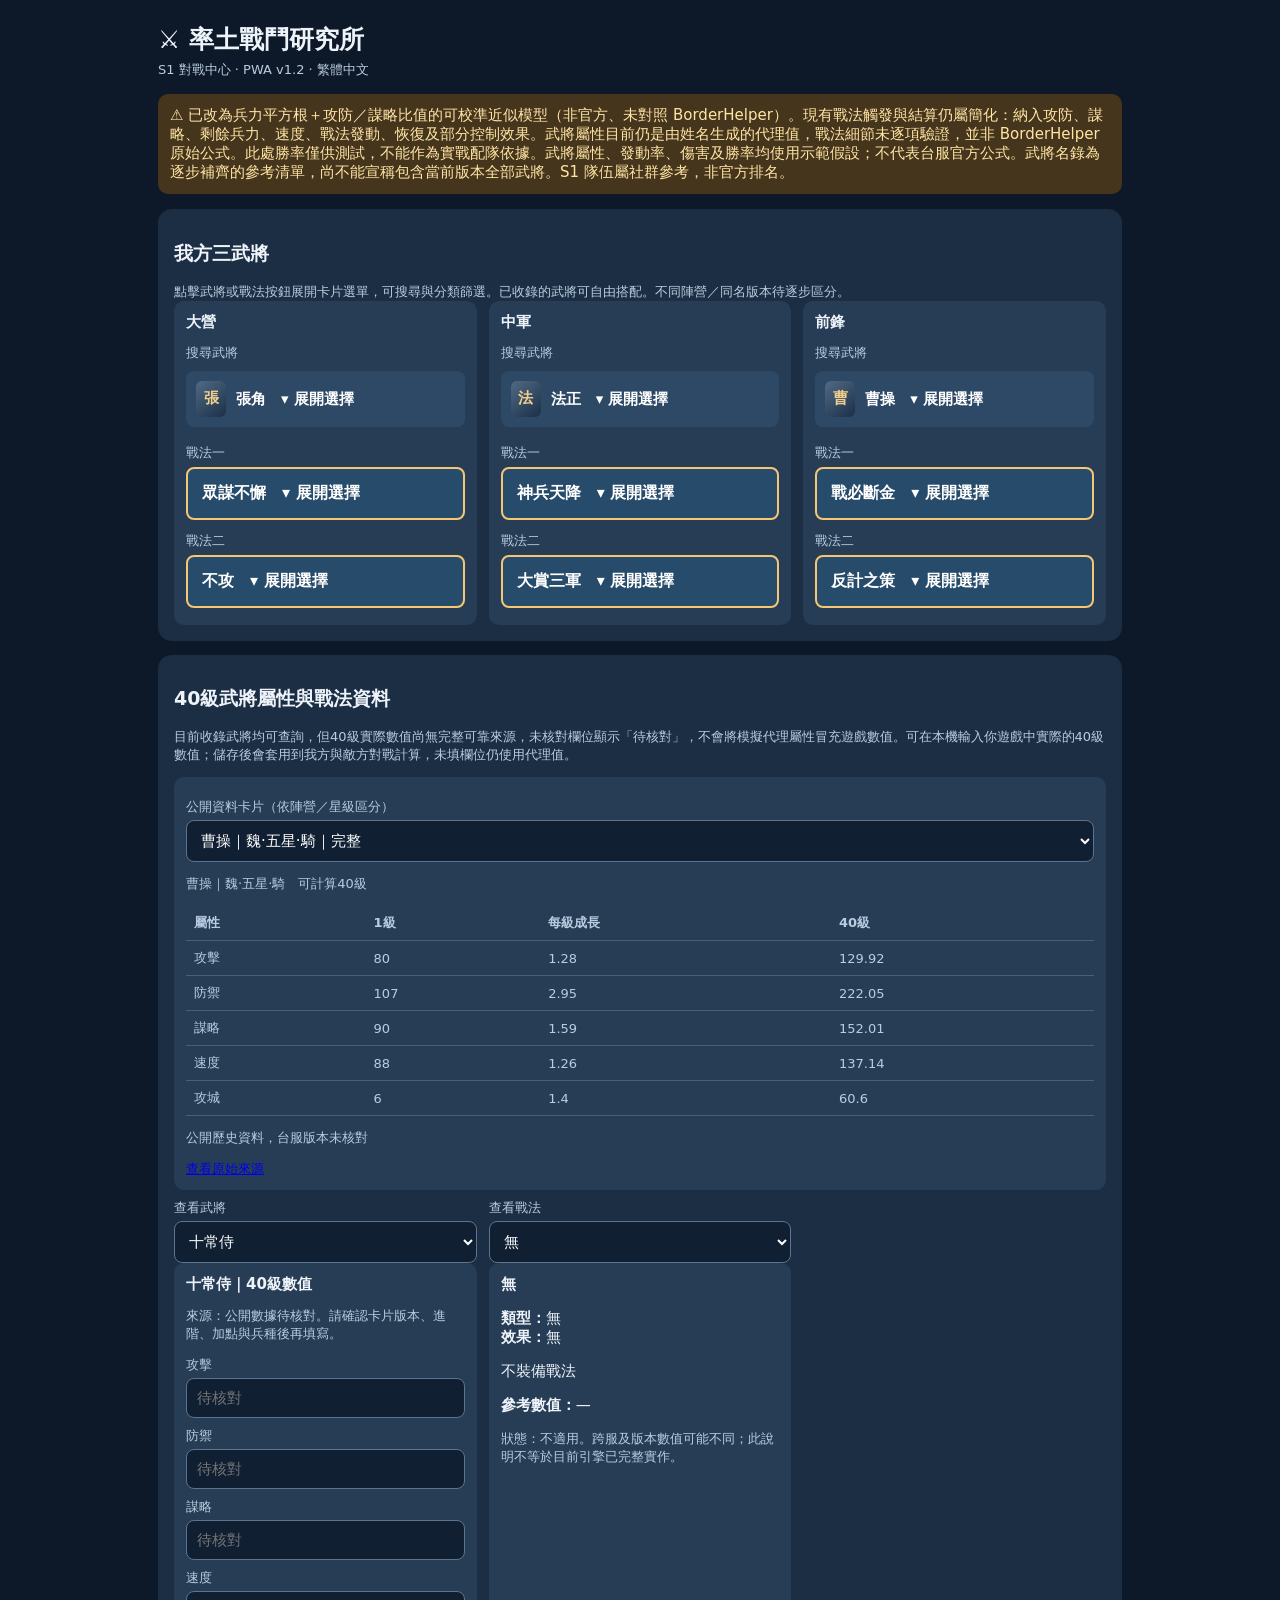
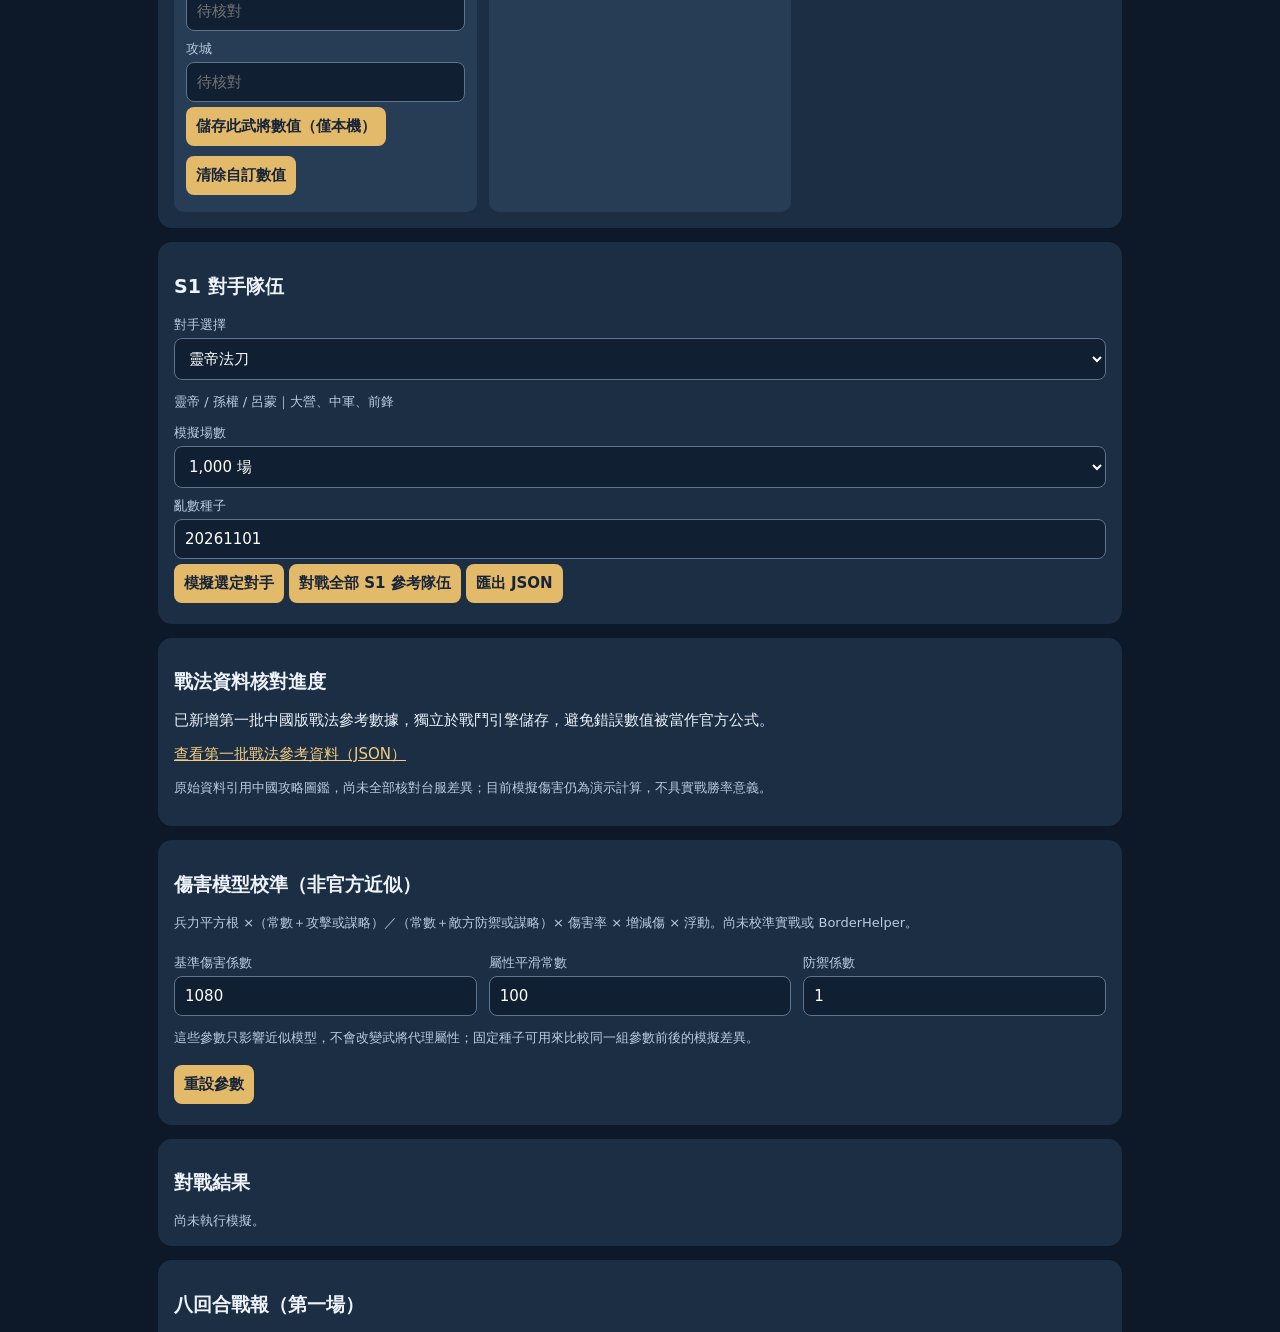
<file: index.html>
<!doctype html><html lang="zh-Hant"><meta charset="utf-8"><meta name="viewport" content="width=device-width,initial-scale=1"><title>率土戰鬥研究所</title><meta http-equiv="refresh" content="0;url=./stzb-pwa/"><body><a href="./stzb-pwa/">開啟率土戰鬥研究所</a></body></html>
</file>
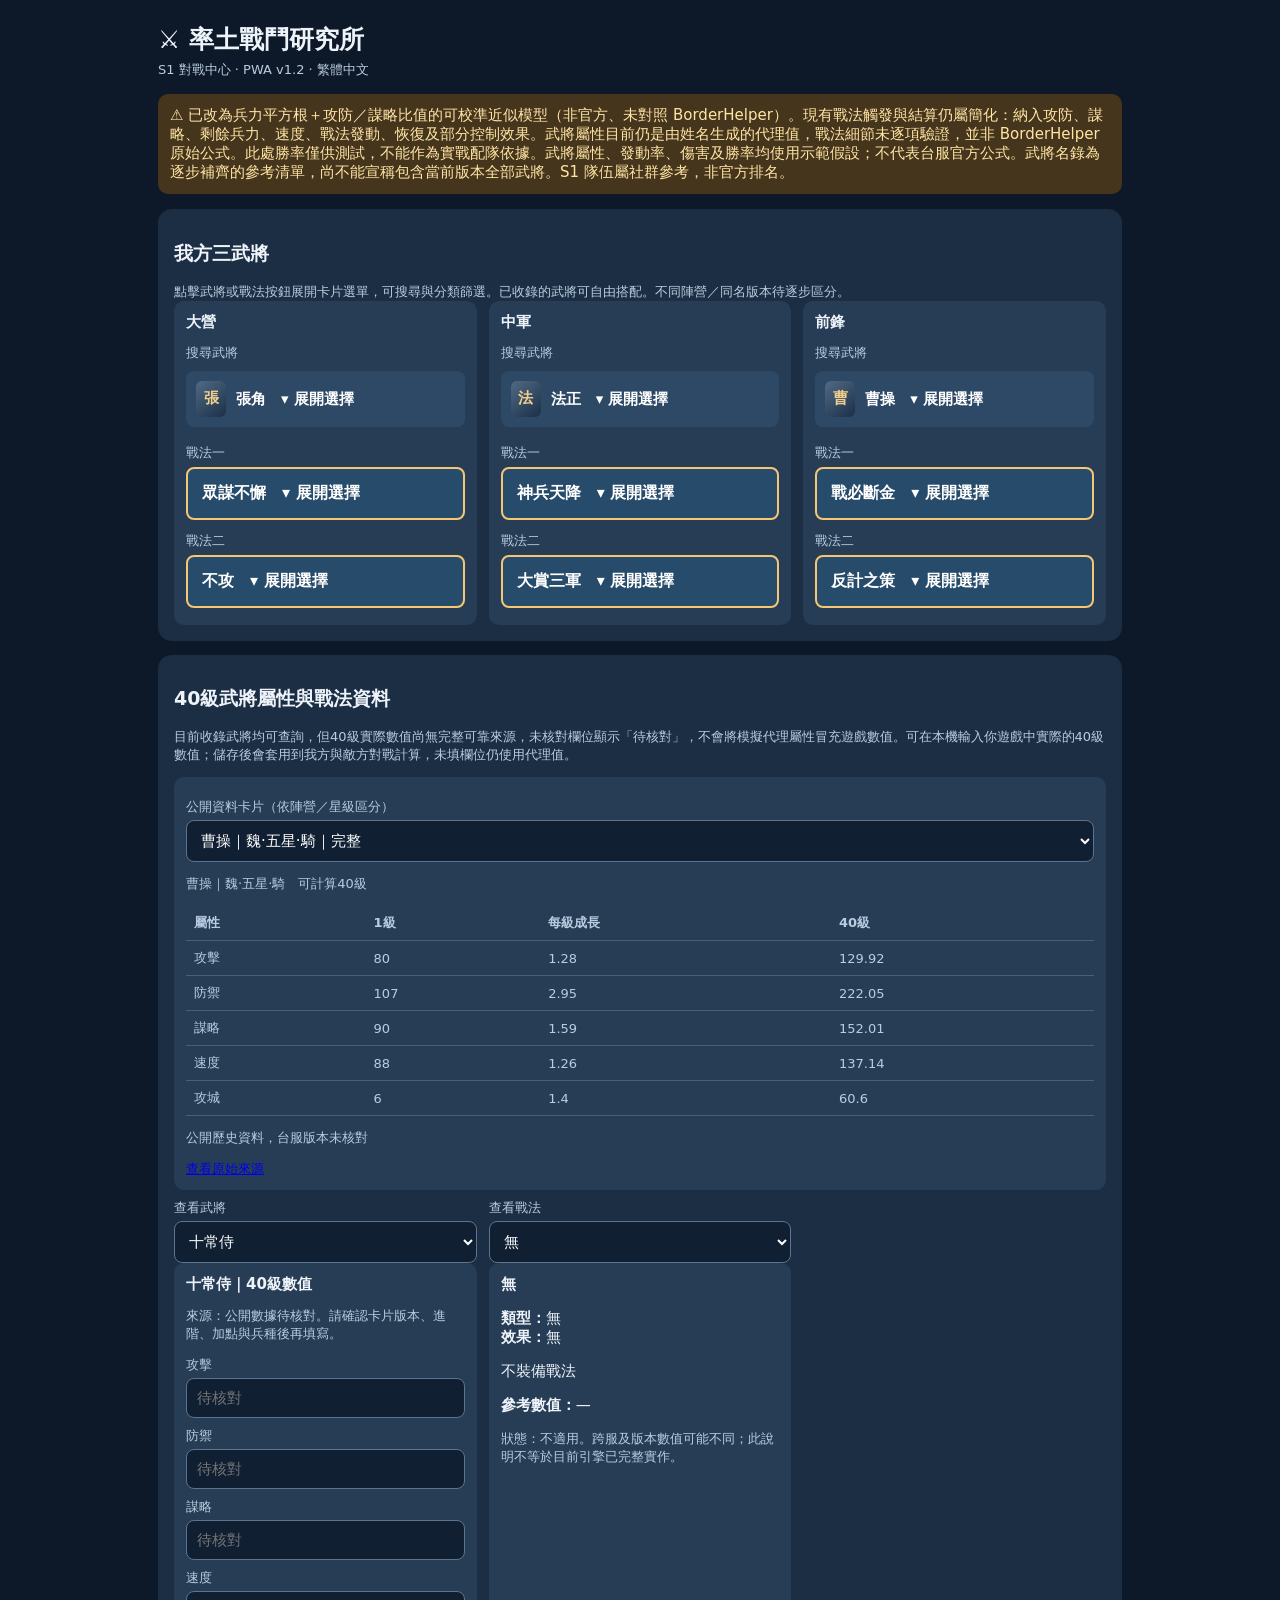
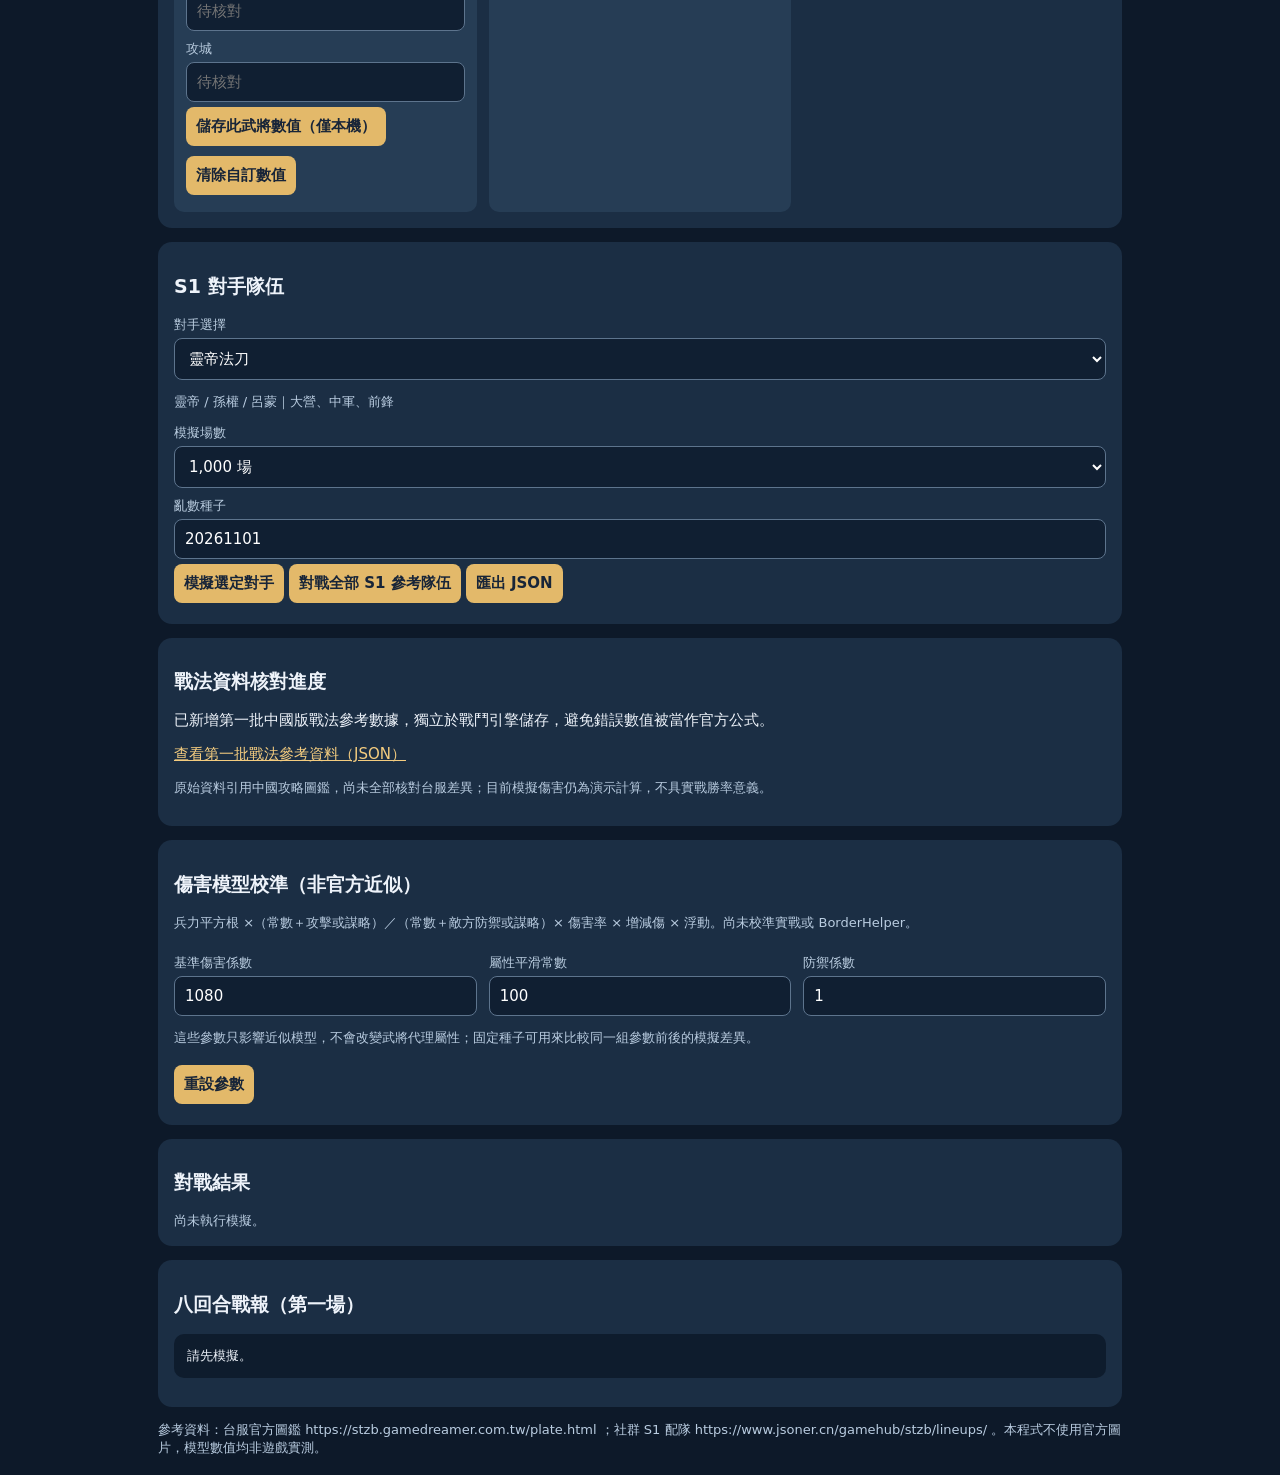
<file: stzb-pwa/index.html>
<!doctype html><html lang="zh-Hant"><head><meta charset="utf-8"><meta name="viewport" content="width=device-width,initial-scale=1"><meta name="theme-color" content="#182b43"><link rel="manifest" href="./manifest.webmanifest"><link rel="icon" href="./icon.svg"><title>率土戰鬥研究所 S1</title><style>
*{box-sizing:border-box}body{margin:0;background:#0d1929;color:#eef3fa;font:15px system-ui,'Noto Sans TC',sans-serif}main{max-width:1000px;margin:auto;padding:18px}h1{font-size:25px;margin:5px 0}h2{font-size:19px}section{background:#1b2e44;padding:16px;border-radius:14px;margin:14px 0}label{display:block;color:#b9ccdf;font-size:13px;margin:9px 0 4px}select,input,button{padding:10px;border-radius:8px;border:1px solid #5d748d;font:inherit}select,input{width:100%;background:#101f32;color:white}button{background:#e3b96a;color:#182538;border:0;font-weight:700;cursor:pointer;margin:5px 5px 5px 0}.grid{display:grid;grid-template-columns:repeat(3,minmax(0,1fr));gap:12px}.unit{background:#263d55;border-radius:10px;padding:12px}.muted{color:#b9cce0;font-size:13px}.warn{background:#46351d;padding:12px;border-radius:10px;color:#ffe5a4}.stats{display:flex;flex-wrap:wrap;gap:12px}.stat{background:#29445e;border-radius:9px;padding:12px;min-width:130px}.stat strong{display:block;font-size:22px}pre{white-space:pre-wrap;background:#0e1c2d;padding:13px;border-radius:10px;max-height:600px;overflow:auto;font-size:13px}table{width:100%;border-collapse:collapse;font-size:13px}td,th{padding:8px;border-bottom:1px solid #466078;text-align:left}small{color:#c9d6e2}@media(max-width:720px){.grid{grid-template-columns:1fr}h1{font-size:22px}}</style><style>.heroPick{background:#2d4965;color:white;width:100%;text-align:left}.heroOverlay{position:fixed;inset:0;background:#07101ce8;z-index:99;display:none;padding:15px;overflow:auto}.heroPanel{max-width:780px;margin:auto;background:#1b2e44;padding:16px;border-radius:15px}.heroCards{display:grid;grid-template-columns:repeat(auto-fill,minmax(105px,1fr));gap:9px;max-height:65vh;overflow:auto}.heroCard{display:flex;flex-direction:column;align-items:center;gap:7px;background:#29415b;color:#fff;border:1px solid #5c7794}.heroFace{display:grid;place-items:center;background:linear-gradient(140deg,#506a86,#1c3047);color:#f3cf8d;width:70px;height:80px;font-size:25px;border-radius:6px}.heroPick .heroFace{display:inline-grid;width:30px;height:36px;font-size:15px;margin-right:10px}.heroTabs{display:flex;flex-wrap:wrap;gap:4px}.heroTabs button{background:#304b68;color:white}.heroTabs .on{background:#e3b96a;color:#182538}</style><style>#team select[id^="t"],#customEnemyTeam select[id^="et"]{display:none!important}.tacticPick{display:block!important;border:2px solid #f4c675!important;padding:14px!important;font-size:16px!important;background:#274b6b!important;color:#fff!important}#team .unit label{margin-top:12px}</style><script src="./battle-engine.js"></script><script src="./reference-data.js"></script></head><body><main><h1>⚔️ 率土戰鬥研究所</h1><div class="muted">S1 對戰中心 · PWA v1.2 · 繁體中文</div><p class="warn">⚠️ 已改為兵力平方根＋攻防／謀略比值的可校準近似模型（非官方、未對照 BorderHelper）。現有戰法觸發與結算仍屬簡化：納入攻防、謀略、剩餘兵力、速度、戰法發動、恢復及部分控制效果。武將屬性目前仍是由姓名生成的代理值，戰法細節未逐項驗證，並非 BorderHelper 原始公式。此處勝率僅供測試，不能作為實戰配隊依據。武將屬性、發動率、傷害及勝率均使用示範假設；不代表台服官方公式。武將名錄為逐步補齊的參考清單，尚不能宣稱包含當前版本全部武將。S1 隊伍屬社群參考，非官方排名。</p>
<section><h2>我方三武將</h2><div class="muted">點擊武將或戰法按鈕展開卡片選單，可搜尋與分類篩選。已收錄的武將可自由搭配。不同陣營／同名版本待逐步區分。</div><div class="grid" id="team"></div></section>
<section><h2>40級武將屬性與戰法資料</h2><p class="muted">目前收錄武將均可查詢，但40級實際數值尚無完整可靠來源，未核對欄位顯示「待核對」，不會將模擬代理屬性冒充遊戲數值。可在本機輸入你遊戲中實際的40級數值；儲存後會套用到我方與敵方對戰計算，未填欄位仍使用代理值。</p><div class="unit"><label>公開資料卡片（依陣營／星級區分）</label><select id="publicCard"></select><div id="publicCardInfo" class="muted"></div></div><div class="grid"><div><label>查看武將</label><select id="statHero"></select></div><div><label>查看戰法</label><select id="statTactic"></select></div></div><div class="grid"><div class="unit" id="heroStatDetails"></div><div class="unit" id="tacticStatDetails"></div></div></section><section><h2>S1 對手隊伍</h2><label>對手選擇</label><select id="enemy"></select><p class="muted" id="enemyinfo"></p><div id="customEnemyWrap" hidden><h3>自訂敵軍：大營／中軍／前鋒</h3><p class="muted">點擊卡片選武將與戰法，使用與我方相同的圖像式選單。</p><div class="grid" id="customEnemyTeam"></div></div><label>模擬場數</label><select id="runs"><option value="1">1 場</option><option value="100">100 場</option><option value="1000" selected>1,000 場</option></select><label>亂數種子</label><input id="seed" type="number" value="20261101"><button id="run">模擬選定對手</button><button id="all">對戰全部 S1 參考隊伍</button><button id="export">匯出 JSON</button></section>
<section><h2>戰法資料核對進度</h2><p>已新增第一批中國版戰法參考數據，獨立於戰鬥引擎儲存，避免錯誤數值被當作官方公式。</p><p><a style="color:#f4cc7f" href="./tactic-reference-batch1.json" target="_blank" rel="noopener">查看第一批戰法參考資料（JSON）</a></p><p class="muted">原始資料引用中國攻略圖鑑，尚未全部核對台服差異；目前模擬傷害仍為演示計算，不具實戰勝率意義。</p></section><section><h2>傷害模型校準（非官方近似）</h2><p class="muted">兵力平方根 ×（常數＋攻擊或謀略）／（常數＋敵方防禦或謀略）× 傷害率 × 增減傷 × 浮動。尚未校準實戰或 BorderHelper。</p><div class="grid"><div><label for="calBase">基準傷害係數</label><input id="calBase" type="number" min="100" max="5000" step="10" value="1080"></div><div><label for="calOffset">屬性平滑常數</label><input id="calOffset" type="number" min="1" max="1000" value="100"></div><div><label for="calDef">防禦係數</label><input id="calDef" type="number" min="0.1" max="5" step="0.05" value="1"></div></div><p class="muted">這些參數只影響近似模型，不會改變武將代理屬性；固定種子可用來比較同一組參數前後的模擬差異。</p><button type="button" id="resetCalibration">重設參數</button></section><section><h2>對戰結果</h2><div id="results" class="muted">尚未執行模擬。</div></section><section><h2>八回合戰報（第一場）</h2><pre id="report">請先模擬。</pre></section>
<footer class="muted">參考資料：台服官方圖鑑 https://stzb.gamedreamer.com.tw/plate.html ；社群 S1 配隊 https://www.jsoner.cn/gamehub/stzb/lineups/ 。本程式不使用官方圖片，模型數值均非遊戲實測。</footer></main><script>
'use strict';
const names='夏侯惇XP,獻帝,十常侍,呂布,蔡文姬,貂蟬,袁紹,盧植,張角,董卓,賈詡,馬超,甄洛,劉備,諸葛亮,趙雲,張飛,曹操,荀彧,曹丕,關羽,張遼,王異,張春華,孫權,周瑜,周姬,孫堅,甘寧,呂蒙,孫尚香,何太后,王美人,皇甫嵩,朱儁,張奐,鮑信,董姬,嚴氏,法正,太史慈,靈帝,黃月英,陸遜,周泰,陸抗,祝融夫人,馬雲祿,郭嘉,張寧,張梁,司馬懿,龐統,姜維,黃忠,馬岱,馬良,魏延,曹純,張繡,木鹿大王,卞夫人,郝昭,張機,陳宮,沮授,公孫瓚,高順,張郃,許褚,典韋,徐晃,夏侯惇,夏侯淵,郭皇后,大喬,小喬,魯肅,程普,呂蒙,孫策,凌統,周瑜,朱然,孫魯班,陳到,關銀屏,徐庶,馬謖,張任,顏良,文醜,田豐,華雄,李儒,華佗,于吉,左慈,張寶'.split(',').filter((x,i,a)=>a.indexOf(x)===i).sort((a,b)=>a.localeCompare(b,'zh-Hant'));
const tactics='無,戰必斷金,不攻,反計之策,三軍之眾,大賞三軍,神兵天降,眾謀不懈,渾水摸魚,避其鋒芒,楚歌四起,十面埋伏,道行險阻,掎角之勢,重整旗鼓,步步為營,妖術,先驅突擊,健卒不殆,壘實迎擊,兼弱攻昧,河內世澤,桃園結義,回馬,始計,絕水遏敵,大火,伐謀,長兵方陣,攻其不備'.split(',');
const opponents=[
{name:'靈帝法刀',g:['靈帝','孫權','呂蒙'],t:[['道行險阻','兼弱攻昧'],['神兵天降','大賞三軍'],['反計之策','掎角之勢']]},
{name:'蜀步續航',g:['黃月英','劉備','趙雲'],t:[['重整旗鼓','避其鋒芒'],['步步為營','妖術'],['健卒不殆','壘實迎擊']]},
{name:'吳弓都督',g:['周瑜','陸遜','呂蒙'],t:[['楚歌四起','十面埋伏'],['渾水摸魚','大火'],['反計之策','掎角之勢']]},
{name:'靈帝孫權朱儁',g:['靈帝','孫權','朱儁'],t:[['伐謀','掎角之勢'],['神兵天降','大賞三軍'],['戰必斷金','道行險阻']]},
{name:'甄洛陸抗周泰',g:['甄洛','陸抗','周泰'],t:[['河內世澤','三軍之眾'],['桃園結義','反計之策'],['壘實迎擊','回馬']]},
{name:'十常侍甄洛祝融',g:['十常侍','甄洛','祝融夫人'],t:[['道行險阻','河內世澤'],['大賞三軍','反計之策'],['先驅突擊','健卒不殆']]},
{name:'靈帝呂蒙何太后',g:['靈帝','呂蒙','何太后'],t:[['道行險阻','兼弱攻昧'],['反計之策','掎角之勢'],['神兵天降','大賞三軍']]}
];
const $=s=>document.querySelector(s);const escape=s=>String(s).replace(/[&<>"']/g,c=>({'&':'&amp;','<':'&lt;','>':'&gt;','"':'&quot;',"'":'&#39;'}[c]));const opt=(a,v)=>a.map(x=>'<option '+(x===v?'selected':'')+'>'+escape(x)+'</option>').join('');

// 40級武將數值：預設未知；僅接受使用者在本機手動核實後輸入的資料。
const ref=window.STZBReference;
const statFields=[['attack','攻擊'],['defense','防禦'],['strategy','謀略'],['speed','速度'],['siege','攻城']];
function storedHeroStats(){try{return JSON.parse(localStorage.getItem('stzbLevel40Verified')||'{}')}catch{return {}}}
function showHeroStats(){
 const n=$('#statHero').value,v=storedHeroStats()[n]||{},base=ref.heroes[n]||{};
 $('#heroStatDetails').innerHTML='<strong>'+escape(n)+'｜40級數值</strong><p class="muted">來源：'+(v.saved?'使用者本機輸入（未經外部核實）':(base.initial?'公開歷史資料自動換算（台服待核對）':'公開數據待核對'))+'。請確認卡片版本、進階、加點與兵種後再填寫。</p>'+statFields.map(([key,label])=>'<label>'+label+'</label><input type="number" min="0" max="2000" step="0.01" data-stat="'+key+'" placeholder="待核對" value="'+escape(v[key]??base[key]??'')+'">').join('')+'<button id="saveHeroStat" type="button">儲存此武將數值（僅本機）</button><button id="clearHeroStat" type="button">清除自訂數值</button>';
 $('#saveHeroStat').onclick=()=>{const all=storedHeroStats(),values={saved:true};for(const [key] of statFields){const str=$('#heroStatDetails [data-stat="'+key+'"]').value.trim();if(str!==''){const val=Number(str);if(!Number.isFinite(val)||val<0||val>2000){alert('數值必須在0至2000之間');return}values[key]=val}}all[n]=values;try{localStorage.setItem('stzbLevel40Verified',JSON.stringify(all));showHeroStats()}catch{alert('本機儲存失敗')}};
 $('#clearHeroStat').onclick=()=>{const all=storedHeroStats();delete all[n];localStorage.setItem('stzbLevel40Verified',JSON.stringify(all));showHeroStats()};
}
function showTacticStats(){
 const n=$('#statTactic').value,v=ref.tactics[n];
 $('#tacticStatDetails').innerHTML='<strong>'+escape(n)+'</strong><p><b>類型：</b>'+escape(v.type)+'<br><b>效果：</b>'+escape(v.effect)+'</p><p>'+escape(v.description)+'</p><p><b>參考數值：</b>'+escape(v.numbers??'待核對')+'</p><p class="muted">狀態：'+escape(v.status)+'。跨服及版本數值可能不同；此說明不等於目前引擎已完整實作。</p>';
}
function showPublicCard(){const card=ref.cardCatalog[Number($('#publicCard').value)];if(!card)return;const labels={attack:'攻擊',defense:'防禦',strategy:'謀略',speed:'速度',siege:'攻城'};const rows=Object.keys(labels).map(key=>'<tr><td>'+labels[key]+'</td><td>'+(card.initial?.[key]??'待補')+'</td><td>'+(card.growth?.[key]??'待補')+'</td><td>'+(card.complete?ref.calculateAtLevel(card,40)[key]:'待補')+'</td></tr>').join('');$('#publicCardInfo').innerHTML='<p>'+escape(card.name+'｜'+card.variant)+'　'+(card.complete?'可計算40級':'資料尚不完整')+'</p><table><thead><tr><th>屬性</th><th>1級</th><th>每級成長</th><th>40級</th></tr></thead><tbody>'+rows+'</tbody></table><p>'+escape(card.status)+'</p><a href="'+escape(card.source)+'" target="_blank" rel="noopener">查看原始來源</a>';}
$('#publicCard').innerHTML=ref.cardCatalog.map((card,i)=>'<option value="'+i+'">'+escape(card.name+'｜'+card.variant+(card.complete?'｜完整':'｜待補'))+'</option>').join('');$('#publicCard').onchange=showPublicCard;showPublicCard();
$('#statHero').innerHTML=names.map(n=>'<option>'+escape(n)+'</option>').join('');
$('#statTactic').innerHTML=tactics.map(n=>'<option>'+escape(n)+'</option>').join('');
$('#statHero').onchange=showHeroStats;$('#statTactic').onchange=showTacticStats;showHeroStats();showTacticStats();

const defaults=[['張角','眾謀不懈','不攻'],['法正','神兵天降','大賞三軍'],['曹操','戰必斷金','反計之策']];
$('#team').innerHTML=defaults.map((d,i)=>'<div class="unit"><strong>'+['大營','中軍','前鋒'][i]+'</strong><label>搜尋武將</label><input list="heroes" id="g'+i+'" value="'+d[0]+'"><label>戰法一</label><select id="t'+i+'a">'+opt(tactics,d[1])+'</select><label>戰法二</label><select id="t'+i+'b">'+opt(tactics,d[2])+'</select></div>').join('');
const dl=document.createElement('datalist');dl.id='heroes';dl.innerHTML=names.map(x=>'<option value="'+escape(x)+'"></option>').join('');document.body.append(dl);
$('#enemy').innerHTML=opponents.map((o,i)=>'<option value="'+i+'">'+o.name+'</option>').join('')+'<option value="custom">✦ 自訂對手（三武將＋戰法）</option>';
const customDefaults=[['靈帝','道行險阻','兼弱攻昧'],['孫權','神兵天降','大賞三軍'],['呂蒙','反計之策','掎角之勢']];
$('#customEnemyTeam').innerHTML=customDefaults.map((d,i)=>'<div class="unit"><strong>'+['敵軍大營','敵軍中軍','敵軍前鋒'][i]+'</strong><label>敵軍武將</label><input id="eg'+i+'" value="'+d[0]+'"><label>戰法一</label><select id="et'+i+'a">'+opt(tactics,d[1])+'</select><label>戰法二</label><select id="et'+i+'b">'+opt(tactics,d[2])+'</select></div>').join('');
$('#enemy').onchange=()=>{const custom=$('#enemy').value==='custom';$('#customEnemyWrap').hidden=!custom;$('#enemyinfo').textContent=custom?'自行配置敵軍武將與兩個戰法；下方「模擬選定對手」會使用這隊。':opponents[+$('#enemy').value].g.join(' / ')+'｜大營、中軍、前鋒'};
$('#enemy').onchange();
function rng(seed){return()=>{seed=(Math.imul(1664525,seed)+1013904223)>>>0;return seed/4294967296}}
function model(team,op,r,verbose){const auto=Object.fromEntries(Object.entries(window.STZBReference.heroes).filter(([n,h])=>h.initial&&h.growth).map(([n,h])=>[n,{attack:h.attack,defense:h.defense,strategy:h.strategy,speed:h.speed,siege:h.siege}]));return window.BattleEngine.simulate(team,op,r,verbose,{base:+$('#calBase').value,offset:+$('#calOffset').value,defenseFactor:+$('#calDef').value,heroStats:{...auto,...storedHeroStats()}})}
$('#resetCalibration').onclick=()=>{$('#calBase').value=1080;$('#calOffset').value=100;$('#calDef').value=1};let latest=null;function teamNow(){let t=defaults.map((_,i)=>({name:$('#g'+i).value.trim(),tactics:[$('#t'+i+'a').value,$('#t'+i+'b').value]}));if(t.some(x=>!names.includes(x.name)))throw Error('請從已收錄武將名錄選擇有效武將');if(new Set(t.map(x=>x.name)).size!==3)throw Error('三名武將不可重複');return t}
function customOpponent(){const units=customDefaults.map((_,i)=>({name:$('#eg'+i).value.trim(),tactics:[$('#et'+i+'a').value,$('#et'+i+'b').value]}));if(units.some(u=>!names.includes(u.name)))throw Error('自訂敵方請從已收錄武將中選擇');if(new Set(units.map(u=>u.name)).size!==3)throw Error('敵方三名武將不可重複');return {name:'自訂對手',g:units.map(u=>u.name),t:units.map(u=>u.tactics)}}
function calculate(all){let team,custom=null;try{team=teamNow();if(!all&&$('#enemy').value==='custom')custom=customOpponent()}catch(e){alert(e.message);return}let n=+$('#runs').value,seed=Number($('#seed').value)||1,targets=all?opponents:[custom||opponents[+$('#enemy').value]],records=[];for(let j=0;j<targets.length;j++){let o=targets[j],r=rng(seed+j*100003),wins=0,draws=0,dmg=0,remain=0,first=null;for(let k=0;k<n;k++){let x=model(team,o,r,k===0);if(!first)first=x;wins+=x.win?1:0;draws+=x.draw?1:0;dmg+=x.ownDamage;remain+=x.ownHp}records.push({name:o.name,enemy:o.g,enemyTactics:o.t,winRate:wins/n,drawRate:draws/n,meanDamage:Math.round(dmg/n),meanRemaining:Math.round(remain/n),first})}
latest={version:'1.0-user-level40-stats',calibration:{base:+$('#calBase').value,offset:+$('#calOffset').value,defenseFactor:+$('#calDef').value},heroStatsSource:'本機手動輸入40級屬性，未填欄位回退代理值；未核對實際遊戲數據',disclaimer:'全部傷害與勝率為未經驗證的示範模型，戰法標籤不等於實際模擬效果，不可視為台服真實勝率',team,seed,runs:n,records};$('#results').innerHTML='<div class="muted">下列勝率只反映示範引擎，不代表遊戲實戰。</div><table><thead><tr><th>對手</th><th>模型勝率*</th><th>平均傷害</th><th>剩餘兵力</th></tr></thead><tbody>'+records.map(x=>'<tr><td>'+escape(x.name)+'</td><td>'+Math.round(x.winRate*100)+'%</td><td>'+x.meanDamage+'</td><td>'+x.meanRemaining+'</td></tr>').join('')+'</tbody></table><small>*示範模型：以八回合後雙方剩餘兵力比較，不是遊戲實際勝負判定。</small>';$('#report').textContent=records[0].first.log.join('\n')+'\n\n我方剩餘：'+records[0].first.ownHp+'；敵方剩餘：'+records[0].first.enemyHp;}
$('#run').onclick=()=>calculate(false);$('#all').onclick=()=>calculate(true);$('#export').onclick=()=>{if(!latest){alert('請先執行模擬');return}let u=URL.createObjectURL(new Blob([JSON.stringify(latest,null,2)],{type:'application/json'})),a=document.createElement('a');a.href=u;a.download='stzb-s1-experimental-report.json';a.click();setTimeout(()=>URL.revokeObjectURL(u),1000)};
if('serviceWorker'in navigator)navigator.serviceWorker.register('./sw.js').catch(()=>{});
</script><script>
(function(){
const factions={魏:'夏侯惇XP 曹操 曹丕 曹純 夏侯惇 夏侯淵 郭嘉 荀彧 司馬懿 張遼 張春華 王異 典韋 許褚 徐晃 張郃 卞夫人 郝昭',蜀:'劉備 諸葛亮 趙雲 張飛 關羽 黃月英 龐統 姜維 黃忠 馬岱 馬良 魏延 徐庶 關銀屏 法正 馬雲祿',吳:'孫權 周瑜 孫堅 甘寧 呂蒙 孫尚香 陸遜 周泰 陸抗 大喬 小喬 魯肅 程普 孫策 凌統 朱然 太史慈',群:'呂布 貂蟬 袁紹 張角 董卓 賈詡 張寧 張梁 張寶 公孫瓚 沮授 田豐 顏良 文醜 華雄 李儒 陳宮 高順 張繡 木鹿大王 祝融夫人',漢:'靈帝 獻帝 十常侍 蔡文姬 何太后 皇甫嵩 朱儁 盧植 張機'};
const faction=n=>Object.keys(factions).find(k=>factions[k].split(' ').includes(n))||'其他';
const modal=document.createElement('div');modal.className='heroOverlay';modal.innerHTML='<div class="heroPanel"><h2>選擇武將 <button id="closeHero" style="float:right">關閉 ✕</button></h2><input id="findHero" placeholder="搜尋武將名稱"><div class="heroTabs" id="heroTabs"></div><div class="heroCards" id="heroCards"></div><p class="muted">卡面圖片待確認來源及使用授權，可自行為武將上傳遊戲截圖作為本機卡面；圖片僅儲存在此瀏覽器，不會上傳 GitHub。目前先試接中國攻略站可核對的夏侯惇XP（節氣畫像）參考圖，可能因來源防盜鏈而無法顯示；其他武將仍待逐一對照。圖片著作權屬原權利人。<input type="file" id="heroPhoto" accept="image/*" style="display:none"><button id="uploadHeroPhoto" type="button">為選中武將加入照片</button><span id="photoStatus"></span></p></div>';document.body.append(modal);
let slot=0,group='全部',selectedHero='張角';const externalPortraits={'夏侯惇XP':'https://media.9game.cn/gamebase/20250611/32ca6a79d7a14cb3b407dc1818ef8826.jpg'};const photos=()=>{try{return JSON.parse(localStorage.getItem('stzbHeroPhotos')||'{}')}catch{return {}}};const face=n=>{const src=photos()[n]||externalPortraits[n];return src?'<img src="'+src+'" alt="'+n+' 參考圖片" loading="lazy" referrerpolicy="no-referrer" onerror="this.replaceWith(document.createTextNode(this.alt.slice(0,1)))" style="width:100%;height:100%;object-fit:cover;border-radius:6px">':n[0]};
document.querySelectorAll('#team input[id^="g"],#customEnemyTeam input[id^="eg"]').forEach(inp=>{const b=document.createElement('button');b.type='button';b.className='heroPick';b.innerHTML='<span class="heroFace">'+face(inp.value)+'</span><span>'+inp.value+'　▾ 展開選擇</span>';inp.type='hidden';inp.after(b);b.onclick=()=>{slot=inp.id;group='全部';document.querySelector('#findHero').value='';draw();modal.style.display='block'};});
function draw(){const q=document.querySelector('#findHero').value.trim();document.querySelector('#heroTabs').innerHTML=['全部','魏','蜀','吳','群','漢','其他'].map(k=>'<button data-f="'+k+'" class="'+(k===group?'on':'')+'">'+k+'</button>').join('');document.querySelector('#heroCards').innerHTML=names.filter(n=>(group==='全部'||faction(n)===group)&&n.includes(q)).map(n=>'<button class="heroCard" data-name="'+n+'"><span class="heroFace">'+n[0]+'</span><b>'+n+'</b><small>'+faction(n)+'</small></button>').join('')||'查無武將';}
document.querySelector('#heroTabs').onclick=e=>{const b=e.target.closest('[data-f]');if(b){group=b.dataset.f;draw()}};
document.querySelector('#heroCards').onclick=e=>{const b=e.target.closest('[data-name]');if(!b)return;const n=b.dataset.name;selectedHero=n;const inp=document.getElementById(slot);inp.value=n;inp.nextElementSibling.innerHTML='<span class="heroFace">'+face(n)+'</span><span>'+n+'　▾ 展開選擇</span>';modal.style.display='none'};
document.querySelector('#uploadHeroPhoto').onclick=()=>{selectedHero=document.getElementById(slot).value;document.querySelector('#heroPhoto').click()};document.querySelector('#heroPhoto').onchange=async e=>{const file=e.target.files[0];if(!file)return;if(!file.type.startsWith('image/')){alert('請選擇圖片');return}try{const bitmap=await createImageBitmap(file),canvas=document.createElement('canvas');const scale=Math.min(1,240/bitmap.width,320/bitmap.height);canvas.width=Math.max(1,Math.round(bitmap.width*scale));canvas.height=Math.max(1,Math.round(bitmap.height*scale));canvas.getContext('2d').drawImage(bitmap,0,0,canvas.width,canvas.height);bitmap.close();const all=photos();all[selectedHero]=canvas.toDataURL('image/jpeg',.68);localStorage.setItem('stzbHeroPhotos',JSON.stringify(all));document.querySelector('#photoStatus').textContent=' 已儲存 '+selectedHero+' 的本機照片';draw();document.querySelectorAll('#team input[id^="g"],#customEnemyTeam input[id^="eg"]').forEach(inp=>{inp.nextElementSibling.querySelector('.heroFace').innerHTML=face(inp.value)})}catch(err){alert('圖片儲存失敗，可能是瀏覽器儲存空間不足')}};document.querySelector('#findHero').oninput=draw;document.querySelector('#closeHero').onclick=()=>modal.style.display='none';modal.onclick=e=>{if(e.target===modal)modal.style.display='none'};
})();
</script><style>
.tacticPick{width:100%;text-align:left;background:#304d6a;color:#fff;display:flex;align-items:center;justify-content:space-between}.tacticOverlay{position:fixed;inset:0;background:#07101ce8;z-index:110;display:none;padding:14px;overflow:auto}.tacticPanel{max-width:820px;margin:auto;background:#1b2e44;border-radius:16px;padding:16px}.tacticFilters{display:flex;gap:6px;flex-wrap:wrap;margin:8px 0}.tacticFilters button{background:#344f6c;color:white;padding:8px}.tacticFilters button.on{background:#e3b96a;color:#152334}.tacticCards{display:grid;grid-template-columns:repeat(auto-fill,minmax(170px,1fr));gap:9px;max-height:50vh;overflow:auto}.tacticCard{background:#29435d;color:white;border:1px solid #58738e;text-align:left;min-height:85px}.tacticCard b,.tacticCard small{display:block}.tacticCard small{font-size:12px;color:#d3dce6;margin-top:5px}
.tacticCard{display:flex;flex-direction:column;gap:5px;align-items:flex-start;min-height:165px;border-radius:12px;background:linear-gradient(145deg,#365978,#1d344d);border:1px solid #7790a6}.tacticIcon{display:grid;place-items:center;font-size:30px;width:50px;height:50px;border:1px solid #94a7ba;border-radius:11px;background:#0f233a}.tacticExplanation{line-height:1.4;color:#e3edf7!important}.tacticStatus{margin-top:auto;color:#f3cb81!important}.tacticCards{grid-template-columns:repeat(auto-fill,minmax(175px,1fr))}.tacticCard:focus-visible{outline:3px solid #f4c675}
</style><script>
(function(){
const meta={
'無':['無','無','無','選擇不裝備戰法'],
'戰必斷金':['指揮','無','減益／控制','前3回合使敵軍群體機率陷入怯戰，無法普通攻擊'],
'大賞三軍':['指揮','無','增益','前3回合提高我軍群體攻擊與策略攻擊傷害'],
'三軍之眾':['主動','恢復','增益','需準備，對我軍單體進行多次兵力恢復'],
'壘實迎擊':['被動','恢復','增益／減益／控制','受普通攻擊時可恢復、淨化負面狀態、規避傷害，前鋒或中軍可援護'],
'河內世澤':['主動','複合','傷害／減益／控制／持續傷害','隨機施放兩組戰法效果，可能含策略傷害及控制'],
'桃園結義':['指揮','恢復／謀略','傷害／增益／援護','前4回合恢復；後4回合攻擊兵力最低敵方；同陣營時觸發交替援護；各服版本數值與傷害屬性可能不同']
};
const typeOpts=['全部','主動','被動','指揮','追擊','無','待核對'],damageOpts=['全部','物理','謀略','恢復','無'],effectOpts=['全部','傷害','增益','減益','控制','持續傷害','反擊','無'];
const overlay=document.createElement('div');overlay.className='tacticOverlay';overlay.innerHTML='<div class="tacticPanel"><h2>選擇戰法 <button id="closeTactic" style="float:right">關閉 ✕</button></h2><input id="findTactic" placeholder="搜尋戰法名稱"><label>戰法類型</label><div id="typeTabs" class="tacticFilters"></div><label>傷害／效果類型</label><div id="damageTabs" class="tacticFilters"></div><label>增益／減益類型</label><div id="effectTabs" class="tacticFilters"></div><div class="tacticCards" id="tacticCards"></div><p class="muted">目前僅6項戰法對照外部圖鑑，其他顯示「待核對」，並不代表戰法不存在。圖示是自製分類符號，不是遊戲官方圖案。跨服版本效果可能有差異；本模擬引擎尚未據此更新計算公式。</p></div>';document.body.append(overlay);
let current=null,kind='全部',damage='全部',effect='全部';
document.querySelectorAll('#team select[id^="t"],#customEnemyTeam select[id^="et"]').forEach(sel=>{const b=document.createElement('button');b.type='button';b.className='tacticPick';b.textContent=sel.value+'　▾ 展開選擇';sel.style.display='none';sel.after(b);b.onclick=()=>{current=sel;kind='全部';damage='全部';effect='全部';document.querySelector('#findTactic').value='';render();overlay.style.display='block'}});
function buttons(id,arr,value,key){document.querySelector(id).innerHTML=arr.map(x=>'<button type="button" data-'+key+'="'+x+'" class="'+(x===value?'on':'')+'">'+x+'</button>').join('')}
function render(){buttons('#typeTabs',typeOpts,kind,'kind');buttons('#damageTabs',damageOpts,damage,'damage');buttons('#effectTabs',effectOpts,effect,'effect');const q=document.querySelector('#findTactic').value.trim();document.querySelector('#tacticCards').innerHTML=tactics.filter(n=>{const m=meta[n]||['待核對','待核對','待核對','資料尚待逐條核實'];return n.includes(q)&&(kind==='全部'||m[0]===kind)&&(damage==='全部'||m[1].includes(damage))&&(effect==='全部'||m[2].includes(effect))}).map(n=>{const m=meta[n]||['待核對','待核對','待核對','資料尚待逐條核實'];const reference=window.STZBReference?.tactics[n];return '<button type="button" class="tacticCard" data-tactic="'+n+'"><span class="tacticIcon">'+(m[0]==='待核對'?'❔':m[1].includes('恢復')?'💚':m[2].includes('控制')?'🌀':m[2].includes('傷害')?'⚔️':m[2].includes('增益')?'🛡️':'📜')+'</span><b>'+n+'</b><small>'+m.slice(0,3).join(' · ')+'</small><small class="tacticExplanation">'+(reference?.description||m[3])+'</small><small class="tacticExplanation">數值：'+(reference?.numbers||'待核對')+'</small><small class="tacticStatus">'+(m[0]==='待核對'?'待核對':'已對照參考圖鑑')+'</small></button>'}).join('')||'<p class="muted">找不到符合條件的戰法</p>'}
document.querySelector('#typeTabs').onclick=e=>{const b=e.target.closest('[data-kind]');if(b){kind=b.dataset.kind;render()}};
document.querySelector('#damageTabs').onclick=e=>{const b=e.target.closest('[data-damage]');if(b){damage=b.dataset.damage;render()}};
document.querySelector('#effectTabs').onclick=e=>{const b=e.target.closest('[data-effect]');if(b){effect=b.dataset.effect;render()}};
document.querySelector('#tacticCards').onclick=e=>{const b=e.target.closest('[data-tactic]');if(!b)return;current.value=b.dataset.tactic;current.nextElementSibling.textContent=current.value+'　▾ 展開選擇';overlay.style.display='none'};
document.querySelector('#findTactic').oninput=render;document.querySelector('#closeTactic').onclick=()=>overlay.style.display='none';overlay.onclick=e=>{if(e.target===overlay)overlay.style.display='none'};
})();
</script></body></html>
</file>
